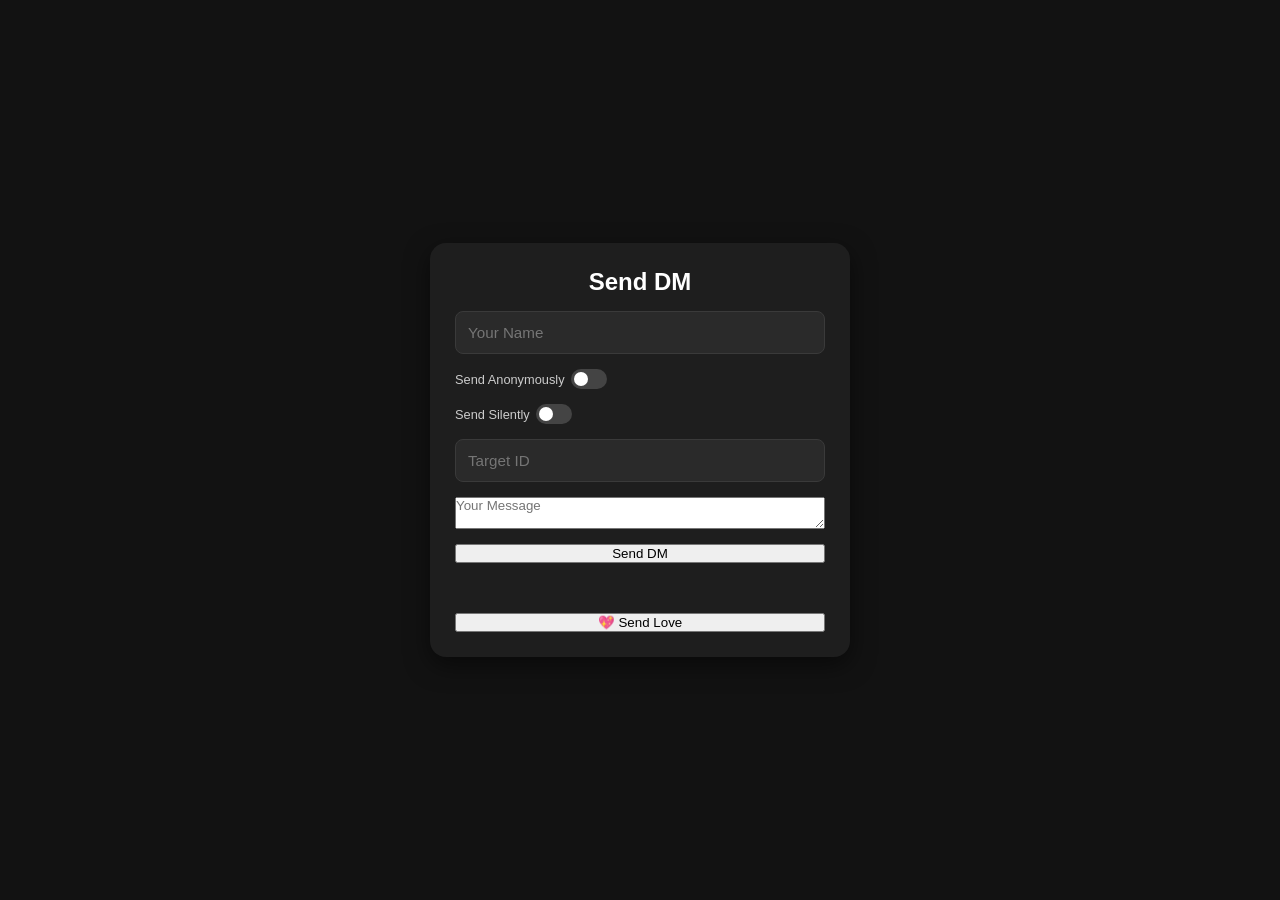
<file: index.html>
<!DOCTYPE html>
<html lang="en">
<head>
    <meta charset="UTF-8">
    <meta name="viewport" content="width=device-width, initial-scale=1.0">

    <title>Send DM</title>

    <link rel="stylesheet" href="style.css">
</head>

<body>

    <div class="card">

        <h2>Send DM</h2>

        <input
            id="name"
            type="text"
            placeholder="Your Name"
        >

        <div class="toggle-container">
            <span>Send Anonymously</span>

            <label class="switch">
                <input type="checkbox" id="anonToggle">
                <span class="slider"></span>
            </label>
        </div>
        <div class="toggle-container">
            <span>Send Silently</span>
            <label class="switch">
                <input type="checkbox" id="loveSilentToggle">
                <span class="slider"></span>
            </label>
        </div>        

        <input
            id="targetId"
            type="text"
            placeholder="Target ID"
        >

        <textarea
            id="message"
            placeholder="Your Message"
        ></textarea>

        <button onclick="sendDM()">
            Send DM
        </button>

        <div id="status"></div>

        <button onclick="window.location.href='send.html'">
            💖 Send Love
        </button> 

    </div>

    <script src="script.js"></script>

</body>
</html>
</file>
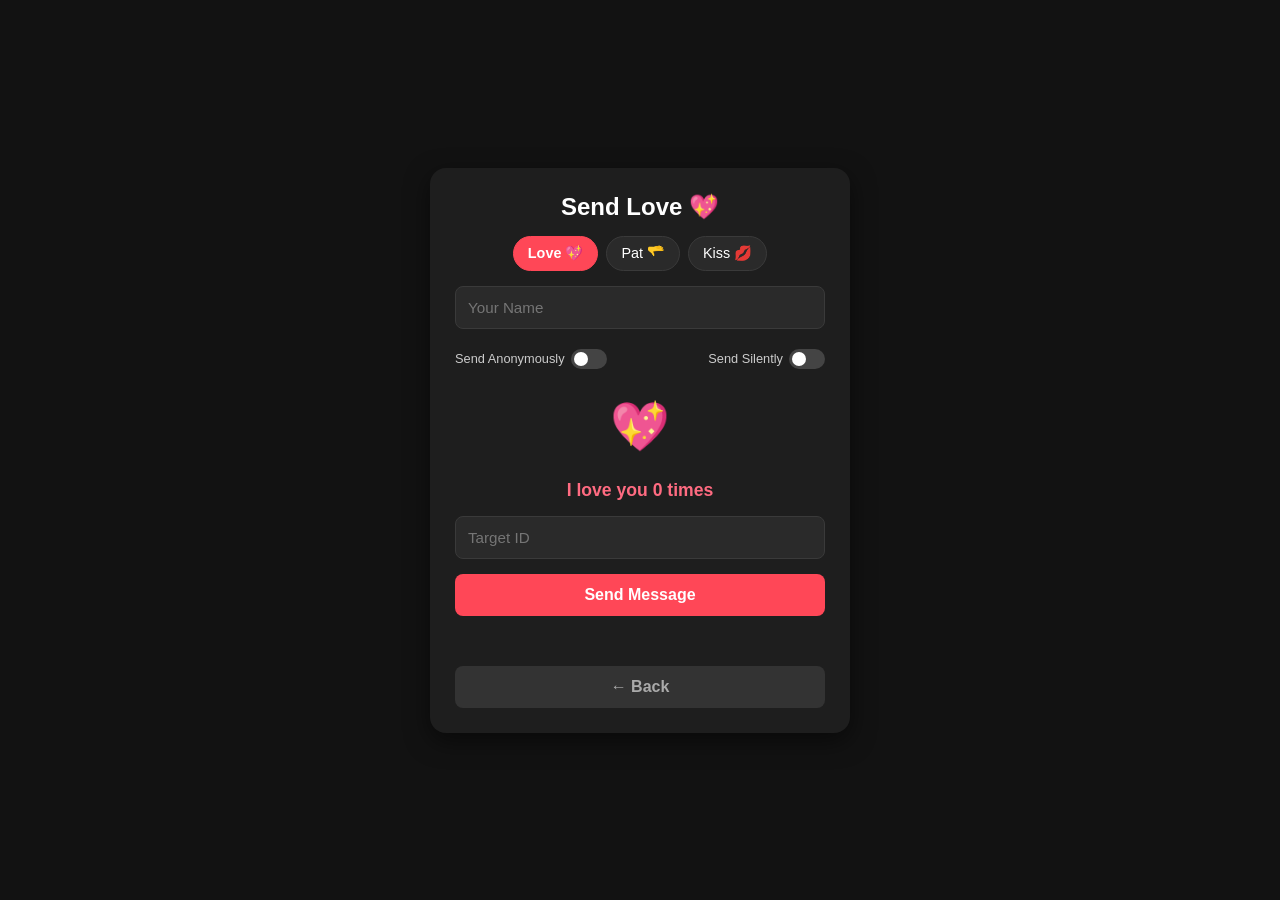
<file: send.html>
<!DOCTYPE html>
<html lang="en">
<head>
    <meta charset="UTF-8">
    <meta name="viewport" content="width=device-width, initial-scale=1.0">
    <title>Send Affection 💖</title>
    <link rel="stylesheet" href="style.css">
</head>
<body>

    <div class="card">
        <h2 id="actionTitle">Send Love 💖</h2>

        <!-- Action Selector -->
        <div class="action-selector">
            <button class="type-btn active" onclick="setAction('love', '💖', 'loved', event)">Love 💖</button>
            <button class="type-btn" onclick="setAction('pat', '🫳', 'patted', event)">Pat 🫳</button>
            <button class="type-btn" onclick="setAction('kiss', '💋', 'kissed', event)">Kiss 💋</button>
        </div>

        <input id="senderName" type="text" placeholder="Your Name">

        <div class="toggles-row">
            <div class="toggle-container">
                <span>Send Anonymously</span>
                <label class="switch">
                    <input type="checkbox" id="anonToggle">
                    <span class="slider"></span>
                </label>
            </div>

            <div class="toggle-container">
                <span>Send Silently</span>
                <label class="switch">
                    <input type="checkbox" id="silentToggle">
                    <span class="slider"></span>
                </label>
            </div>
        </div>

        <button id="actionButton" class="love-button">💖</button>

        <div id="actionCount">
            I love you 0 times
        </div>

        <input id="targetId" type="text" placeholder="Target ID">

        <button class="send-btn" onclick="sendAction()">Send Message</button>

        <div id="status"></div>

        <button class="back-btn" onclick="window.location.href='index.html'">← Back</button>
    </div>

    <script src="script.js"></script>
</body>
</html>
</file>
<file: style.css>
* {
    box-sizing: border-box;
    margin: 0;
    padding: 0;
    font-family: 'Segoe UI', Tahoma, Geneva, Verdana, sans-serif;
}

body {
    background-color: #121212;
    color: #ffffff;
    display: flex;
    justify-content: center;
    align-items: center;
    min-height: 100vh;
    padding: 20px;
}

.card {
    background: #1e1e1e;
    padding: 25px;
    border-radius: 16px;
    width: 100%;
    max-width: 420px;
    box-shadow: 0 8px 24px rgba(0, 0, 0, 0.5);
    display: flex;
    flex-direction: column;
    gap: 15px;
    text-align: center;
}

h2 {
    font-size: 1.5rem;
}

.action-selector {
    display: flex;
    gap: 8px;
    justify-content: center;
}

.type-btn {
    background: #2a2a2a;
    border: 1px solid #3a3a3a;
    color: #fff;
    padding: 8px 14px;
    border-radius: 20px;
    cursor: pointer;
    font-size: 0.9rem;
    transition: all 0.2s ease;
}

.type-btn.active {
    background: #ff4757;
    border-color: #ff4757;
    font-weight: bold;
}

input[type="text"] {
    width: 100%;
    padding: 12px;
    background: #2a2a2a;
    border: 1px solid #3a3a3a;
    border-radius: 8px;
    color: #fff;
    outline: none;
    font-size: 0.95rem;
}

input[type="text"]:disabled {
    opacity: 0.5;
    cursor: not-allowed;
}

.toggles-row {
    display: flex;
    justify-content: space-between;
    align-items: center;
    gap: 10px;
    margin: 5px 0;
}

.toggle-container {
    display: flex;
    align-items: center;
    gap: 6px;
    font-size: 0.8rem;
    color: #ccc;
}

/* Switch Styles */
.switch {
    position: relative;
    display: inline-block;
    width: 36px;
    height: 20px;
}

.switch input {
    opacity: 0;
    width: 0;
    height: 0;
}

.slider {
    position: absolute;
    cursor: pointer;
    top: 0; left: 0; right: 0; bottom: 0;
    background-color: #444;
    transition: .3s;
    border-radius: 20px;
}

.slider:before {
    position: absolute;
    content: "";
    height: 14px;
    width: 14px;
    left: 3px;
    bottom: 3px;
    background-color: white;
    transition: .3s;
    border-radius: 50%;
}

input:checked + .slider {
    background-color: #ff4757;
}

input:checked + .slider:before {
    transform: translateX(16px);
}

.love-button {
    font-size: 3rem;
    background: none;
    border: none;
    cursor: pointer;
    margin: 10px 0;
    user-select: none;
    transition: transform 0.1s ease;
}

.love-button:active {
    transform: scale(1.2);
}

#actionCount {
    font-size: 1.1rem;
    font-weight: 600;
    color: #ff6b81;
}

.send-btn, .back-btn {
    padding: 12px;
    border: none;
    border-radius: 8px;
    font-weight: bold;
    cursor: pointer;
    font-size: 1rem;
}

.send-btn {
    background: #ff4757;
    color: white;
}

.back-btn {
    background: #333;
    color: #aaa;
}

#status {
    font-size: 0.9rem;
    min-height: 20px;
}
</file>
